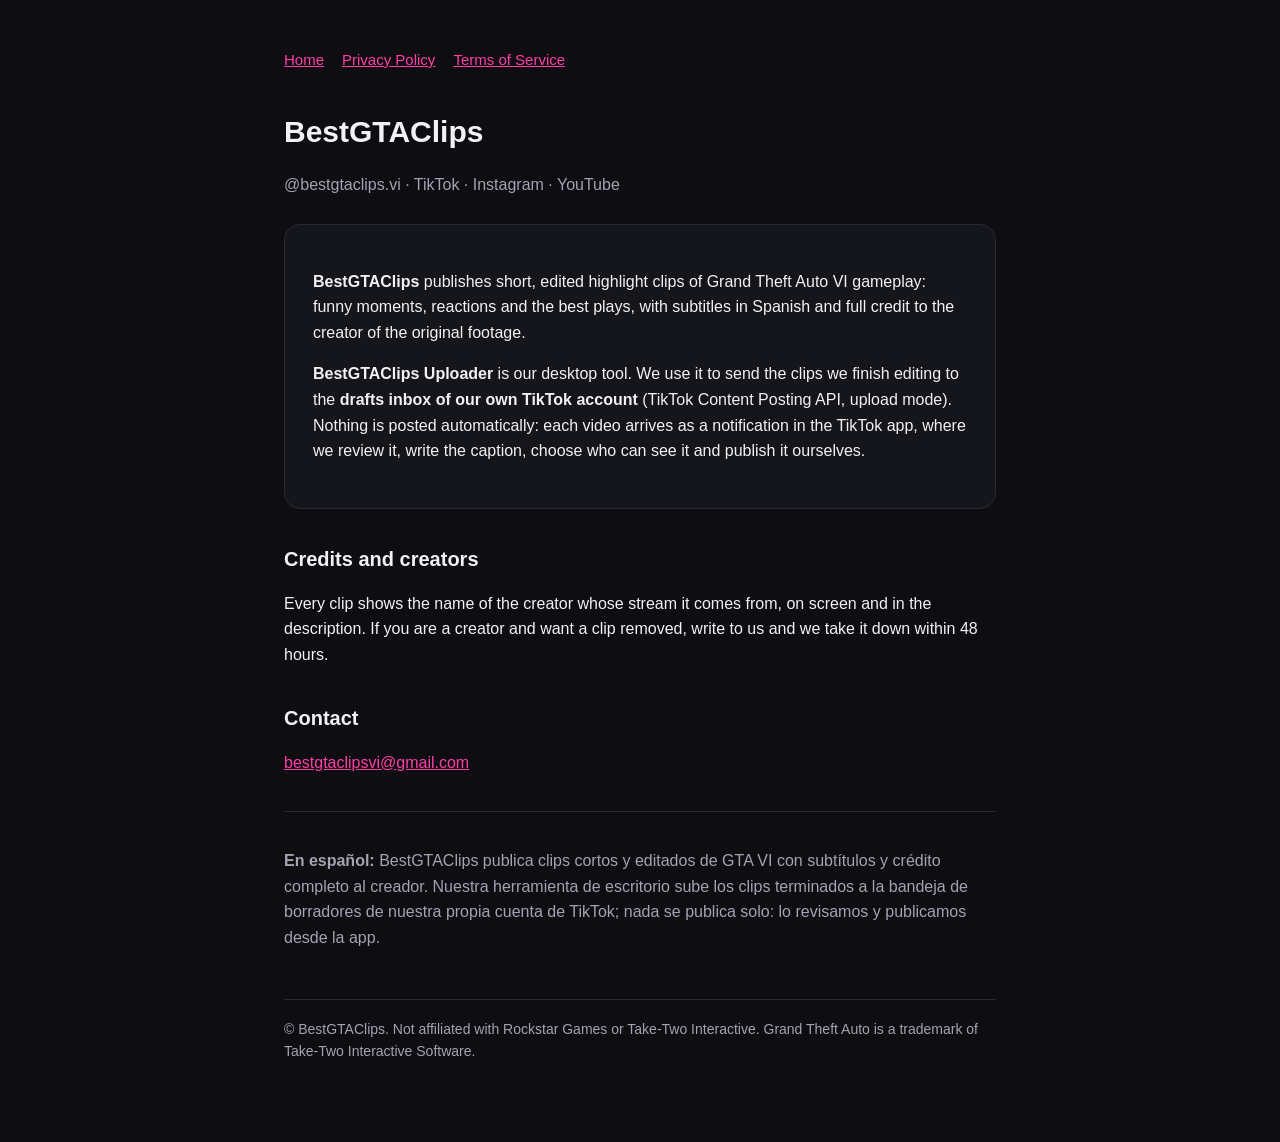
<file: index.html>
<!doctype html><html lang="en"><head><meta charset="utf-8"><meta name="viewport" content="width=device-width,initial-scale=1">
<title>BestGTAClips</title><meta name="description" content="BestGTAClips — short GTA VI highlight clips for TikTok, Instagram and YouTube.">
<link rel="stylesheet" href="estilo.css"></head><body><main>
<nav><a href="index.html">Home</a><a href="privacidad.html">Privacy Policy</a><a href="terminos.html">Terms of Service</a></nav>
<h1>BestGTAClips</h1>
<p class="mut">@bestgtaclips.vi · TikTok · Instagram · YouTube</p>
<div class="hero">
<p><b>BestGTAClips</b> publishes short, edited highlight clips of Grand Theft Auto VI gameplay: funny moments, reactions and
the best plays, with subtitles in Spanish and full credit to the creator of the original footage.</p>
<p><b>BestGTAClips Uploader</b> is our desktop tool. We use it to send the clips we finish editing to the
<b>drafts inbox of our own TikTok account</b> (TikTok Content Posting API, upload mode). Nothing is posted automatically:
each video arrives as a notification in the TikTok app, where we review it, write the caption, choose who can see it and
publish it ourselves.</p>
</div>
<h2>Credits and creators</h2>
<p>Every clip shows the name of the creator whose stream it comes from, on screen and in the description. If you are a
creator and want a clip removed, write to us and we take it down within 48 hours.</p>
<h2>Contact</h2><p><a href="mailto:bestgtaclipsvi@gmail.com">bestgtaclipsvi@gmail.com</a></p>
<hr style="border:0;border-top:1px solid #2a2a36;margin:36px 0">
<p class="mut" lang="es"><b>En español:</b> BestGTAClips publica clips cortos y editados de GTA VI con subtítulos y crédito
completo al creador. Nuestra herramienta de escritorio sube los clips terminados a la bandeja de borradores de nuestra
propia cuenta de TikTok; nada se publica solo: lo revisamos y publicamos desde la app.</p>
<footer>© BestGTAClips. Not affiliated with Rockstar Games or Take-Two Interactive. Grand Theft Auto is a trademark of
Take-Two Interactive Software.</footer>
</main></body></html>
</file>
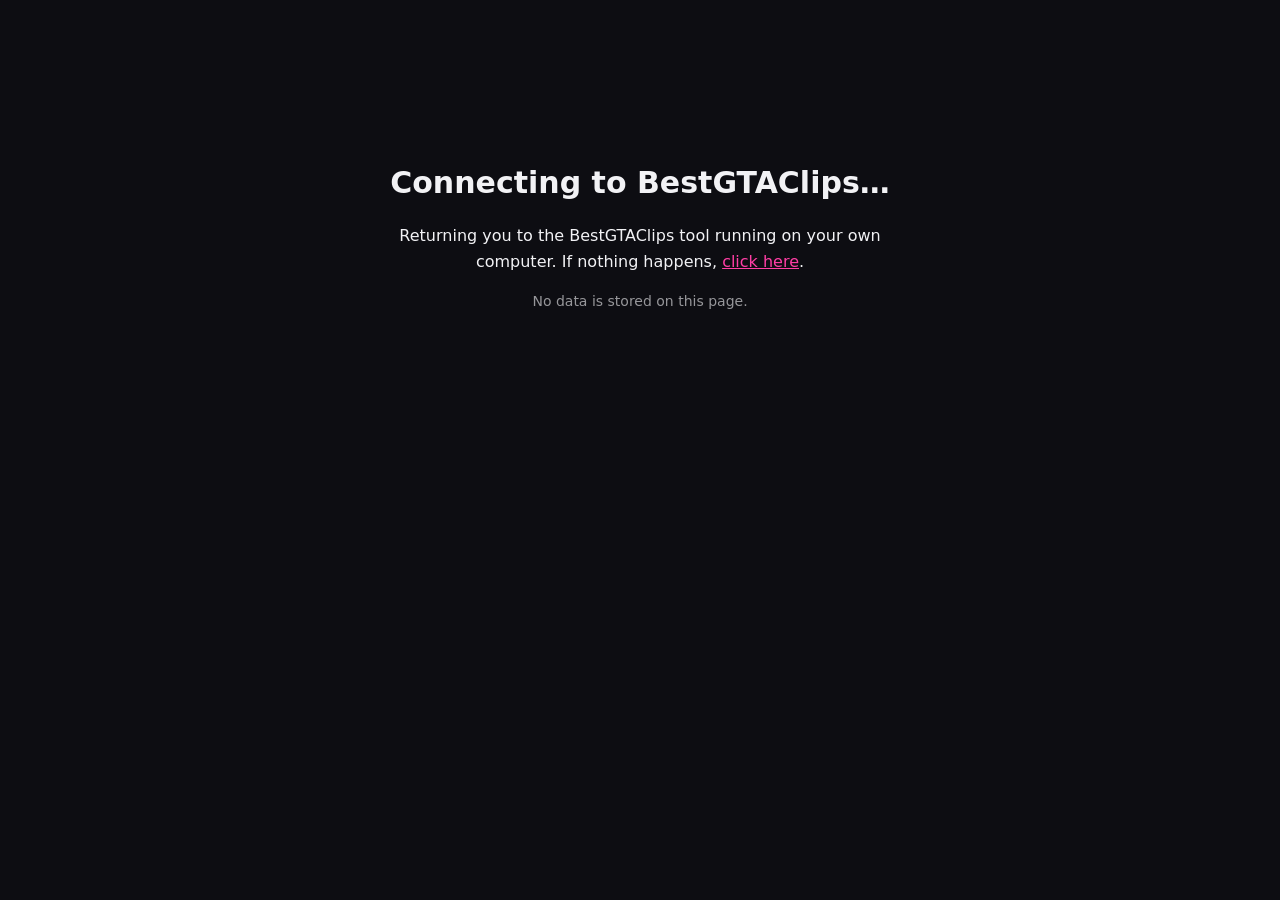
<file: callback/index.html>
<!doctype html>
<html lang="es">
<head>
<meta charset="utf-8">
<meta name="viewport" content="width=device-width,initial-scale=1">
<meta name="robots" content="noindex">
<title>BestGTAClips · Connecting…</title>
<link rel="stylesheet" href="../estilo.css">
</head>
<body>
<main style="max-width:560px;margin:15vh auto;padding:24px;text-align:center;font-family:system-ui">
<h1>Connecting to BestGTAClips…</h1>
<p>Returning you to the BestGTAClips tool running on your own computer. If nothing happens, <a id="l" href="#">click here</a>.</p>
<p style="opacity:.6;font-size:14px">No data is stored on this page.</p>
</main>
<script>
(function () {
  var t = "http://localhost:8787/tiktok/callback/" + location.search;
  document.getElementById("l").href = t;
  if (location.search.indexOf("code=") > -1 || location.search.indexOf("error") > -1) location.replace(t);
})();
</script>
</body>
</html>
</file>
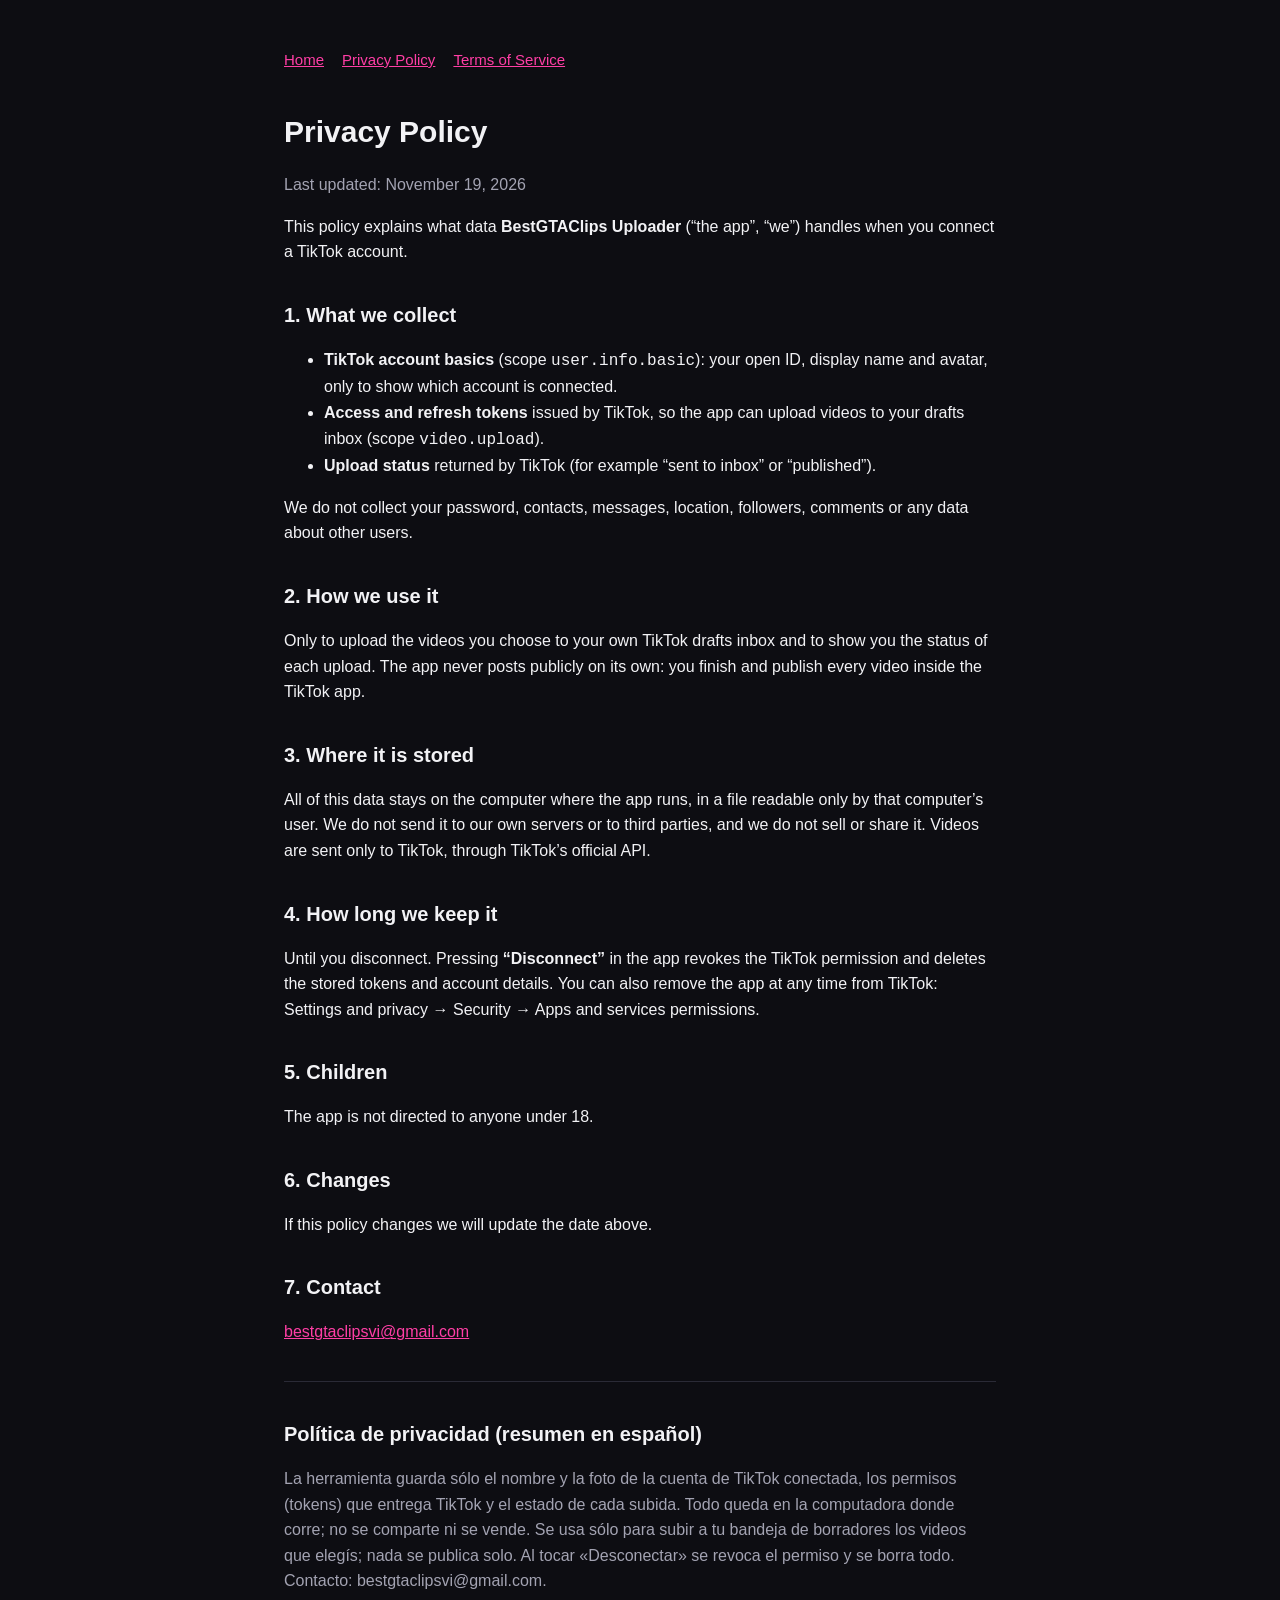
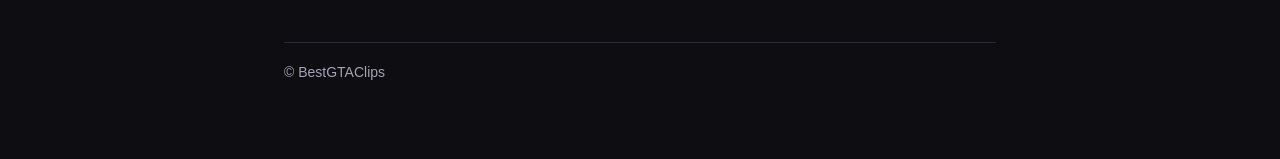
<file: privacidad.html>
<!doctype html><html lang="en"><head><meta charset="utf-8"><meta name="viewport" content="width=device-width,initial-scale=1">
<title>Privacy Policy · BestGTAClips</title><link rel="stylesheet" href="estilo.css"></head><body><main>
<nav><a href="index.html">Home</a><a href="privacidad.html">Privacy Policy</a><a href="terminos.html">Terms of Service</a></nav>
<h1>Privacy Policy</h1><p class="mut">Last updated: November 19, 2026</p>
<p>This policy explains what data <b>BestGTAClips Uploader</b> (“the app”, “we”) handles when you connect a TikTok account.</p>
<h2>1. What we collect</h2>
<ul>
<li><b>TikTok account basics</b> (scope <code>user.info.basic</code>): your open ID, display name and avatar, only to show
which account is connected.</li>
<li><b>Access and refresh tokens</b> issued by TikTok, so the app can upload videos to your drafts inbox
(scope <code>video.upload</code>).</li>
<li><b>Upload status</b> returned by TikTok (for example “sent to inbox” or “published”).</li>
</ul>
<p>We do not collect your password, contacts, messages, location, followers, comments or any data about other users.</p>
<h2>2. How we use it</h2>
<p>Only to upload the videos you choose to your own TikTok drafts inbox and to show you the status of each upload. The app
never posts publicly on its own: you finish and publish every video inside the TikTok app.</p>
<h2>3. Where it is stored</h2>
<p>All of this data stays on the computer where the app runs, in a file readable only by that computer’s user. We do not
send it to our own servers or to third parties, and we do not sell or share it. Videos are sent only to TikTok, through
TikTok’s official API.</p>
<h2>4. How long we keep it</h2>
<p>Until you disconnect. Pressing <b>“Disconnect”</b> in the app revokes the TikTok permission and deletes the stored tokens
and account details. You can also remove the app at any time from TikTok: Settings and privacy → Security → Apps and
services permissions.</p>
<h2>5. Children</h2><p>The app is not directed to anyone under 18.</p>
<h2>6. Changes</h2><p>If this policy changes we will update the date above.</p>
<h2>7. Contact</h2><p><a href="mailto:bestgtaclipsvi@gmail.com">bestgtaclipsvi@gmail.com</a></p>
<hr style="border:0;border-top:1px solid #2a2a36;margin:36px 0">
<div lang="es" class="mut"><h2 style="color:#f2f2f5">Política de privacidad (resumen en español)</h2>
<p>La herramienta guarda sólo el nombre y la foto de la cuenta de TikTok conectada, los permisos (tokens) que entrega
TikTok y el estado de cada subida. Todo queda en la computadora donde corre; no se comparte ni se vende. Se usa sólo para
subir a tu bandeja de borradores los videos que elegís; nada se publica solo. Al tocar «Desconectar» se revoca el permiso
y se borra todo. Contacto: bestgtaclipsvi@gmail.com.</p></div>
<footer>© BestGTAClips</footer></main></body></html>
</file>
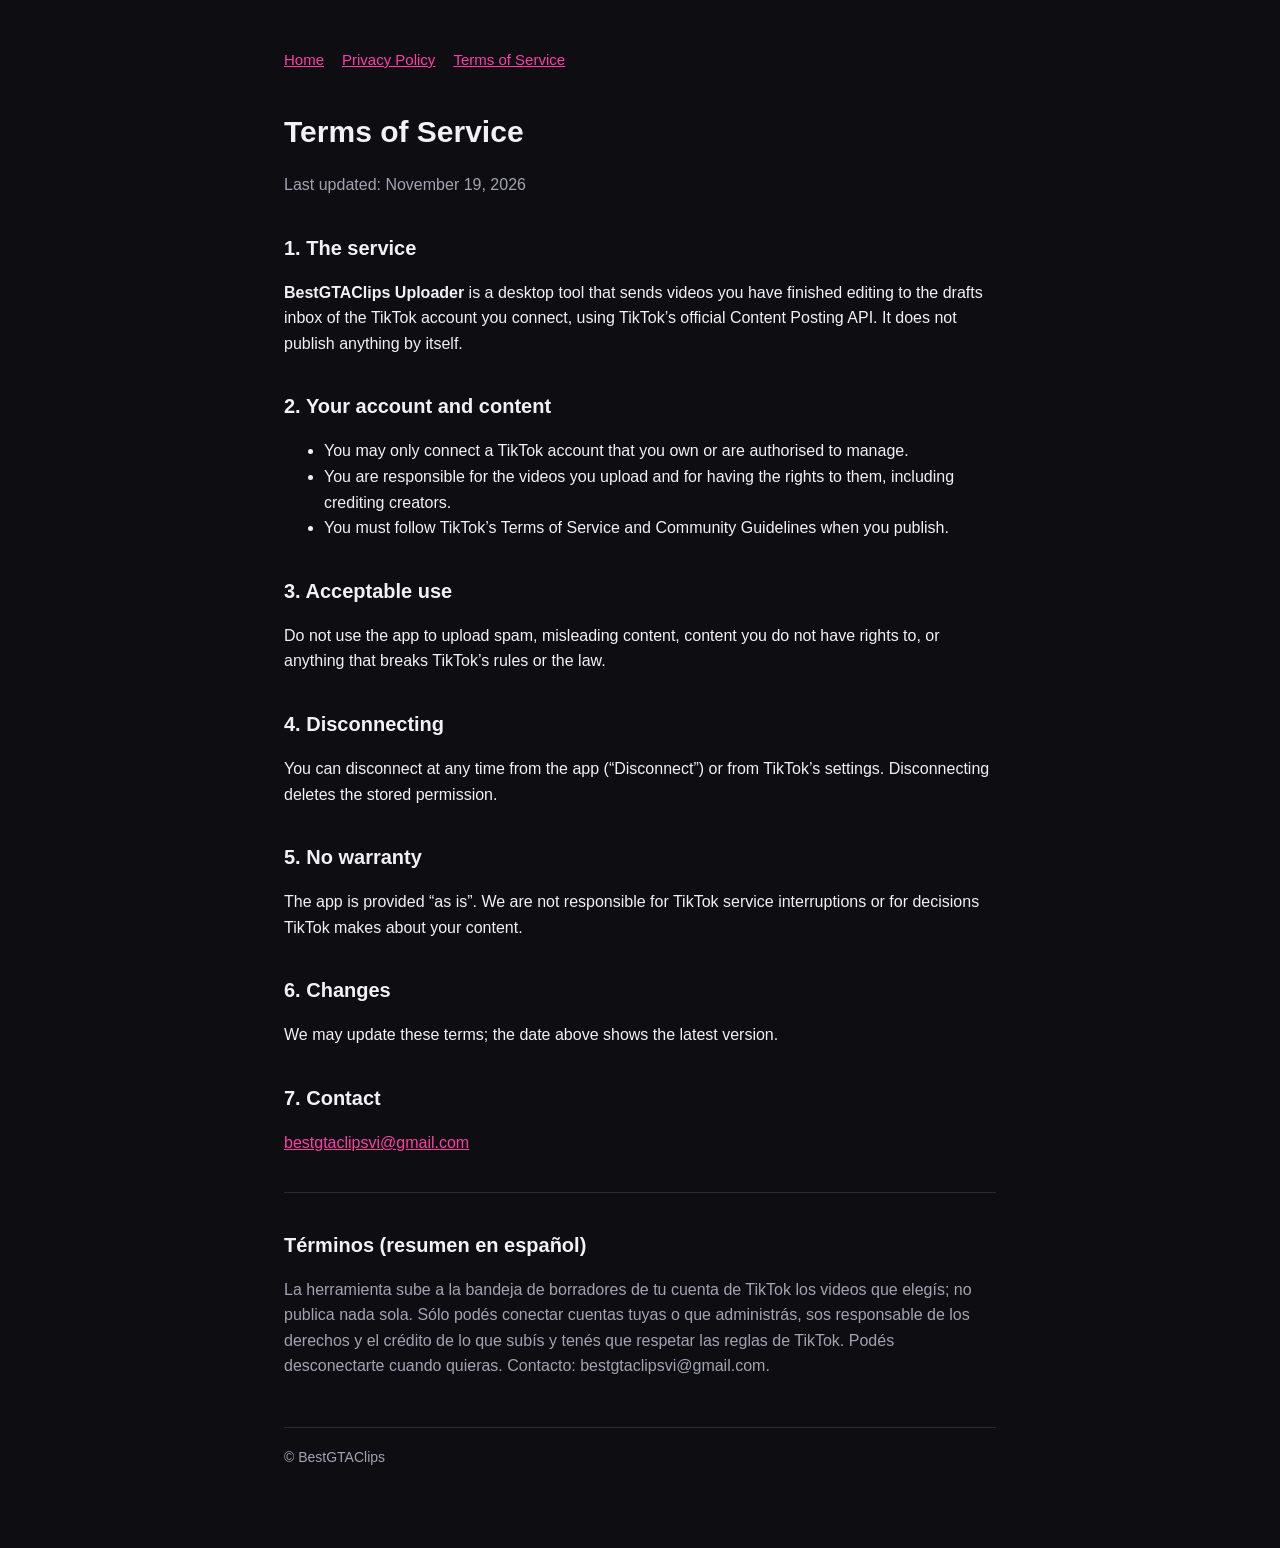
<file: terminos.html>
<!doctype html><html lang="en"><head><meta charset="utf-8"><meta name="viewport" content="width=device-width,initial-scale=1">
<title>Terms of Service · BestGTAClips</title><link rel="stylesheet" href="estilo.css"></head><body><main>
<nav><a href="index.html">Home</a><a href="privacidad.html">Privacy Policy</a><a href="terminos.html">Terms of Service</a></nav>
<h1>Terms of Service</h1><p class="mut">Last updated: November 19, 2026</p>
<h2>1. The service</h2>
<p><b>BestGTAClips Uploader</b> is a desktop tool that sends videos you have finished editing to the drafts inbox of
the TikTok account you connect, using TikTok’s official Content Posting API. It does not publish anything by itself.</p>
<h2>2. Your account and content</h2>
<ul>
<li>You may only connect a TikTok account that you own or are authorised to manage.</li>
<li>You are responsible for the videos you upload and for having the rights to them, including crediting creators.</li>
<li>You must follow TikTok’s Terms of Service and Community Guidelines when you publish.</li>
</ul>
<h2>3. Acceptable use</h2>
<p>Do not use the app to upload spam, misleading content, content you do not have rights to, or anything that breaks
TikTok’s rules or the law.</p>
<h2>4. Disconnecting</h2>
<p>You can disconnect at any time from the app (“Disconnect”) or from TikTok’s settings. Disconnecting deletes the
stored permission.</p>
<h2>5. No warranty</h2>
<p>The app is provided “as is”. We are not responsible for TikTok service interruptions or for decisions TikTok makes
about your content.</p>
<h2>6. Changes</h2><p>We may update these terms; the date above shows the latest version.</p>
<h2>7. Contact</h2><p><a href="mailto:bestgtaclipsvi@gmail.com">bestgtaclipsvi@gmail.com</a></p>
<hr style="border:0;border-top:1px solid #2a2a36;margin:36px 0">
<div lang="es" class="mut"><h2 style="color:#f2f2f5">Términos (resumen en español)</h2>
<p>La herramienta sube a la bandeja de borradores de tu cuenta de TikTok los videos que elegís; no publica nada sola. Sólo
podés conectar cuentas tuyas o que administrás, sos responsable de los derechos y el crédito de lo que subís y tenés que
respetar las reglas de TikTok. Podés desconectarte cuando quieras. Contacto: bestgtaclipsvi@gmail.com.</p></div>
<footer>© BestGTAClips</footer></main></body></html>
</file>
<file: estilo.css>
:root{--bg:#0d0d12;--ink:#f2f2f5;--mut:#a3a3b2;--pink:#ff3ea5;--line:#2a2a36}
*{box-sizing:border-box}body{margin:0;background:var(--bg);color:var(--ink);font:16px/1.6 -apple-system,BlinkMacSystemFont,"Segoe UI",Roboto,sans-serif}
main{max-width:760px;margin:0 auto;padding:48px 24px 80px}h1{font-size:30px;margin:0 0 6px}h2{font-size:20px;margin:34px 0 8px}
a{color:var(--pink)}.mut{color:var(--mut)}nav{display:flex;gap:18px;margin-bottom:36px;font-size:15px}
.hero{border:1px solid var(--line);border-radius:16px;padding:28px;margin:26px 0;background:#15151c}
footer{border-top:1px solid var(--line);margin-top:48px;padding-top:18px;color:var(--mut);font-size:14px}
</file>
